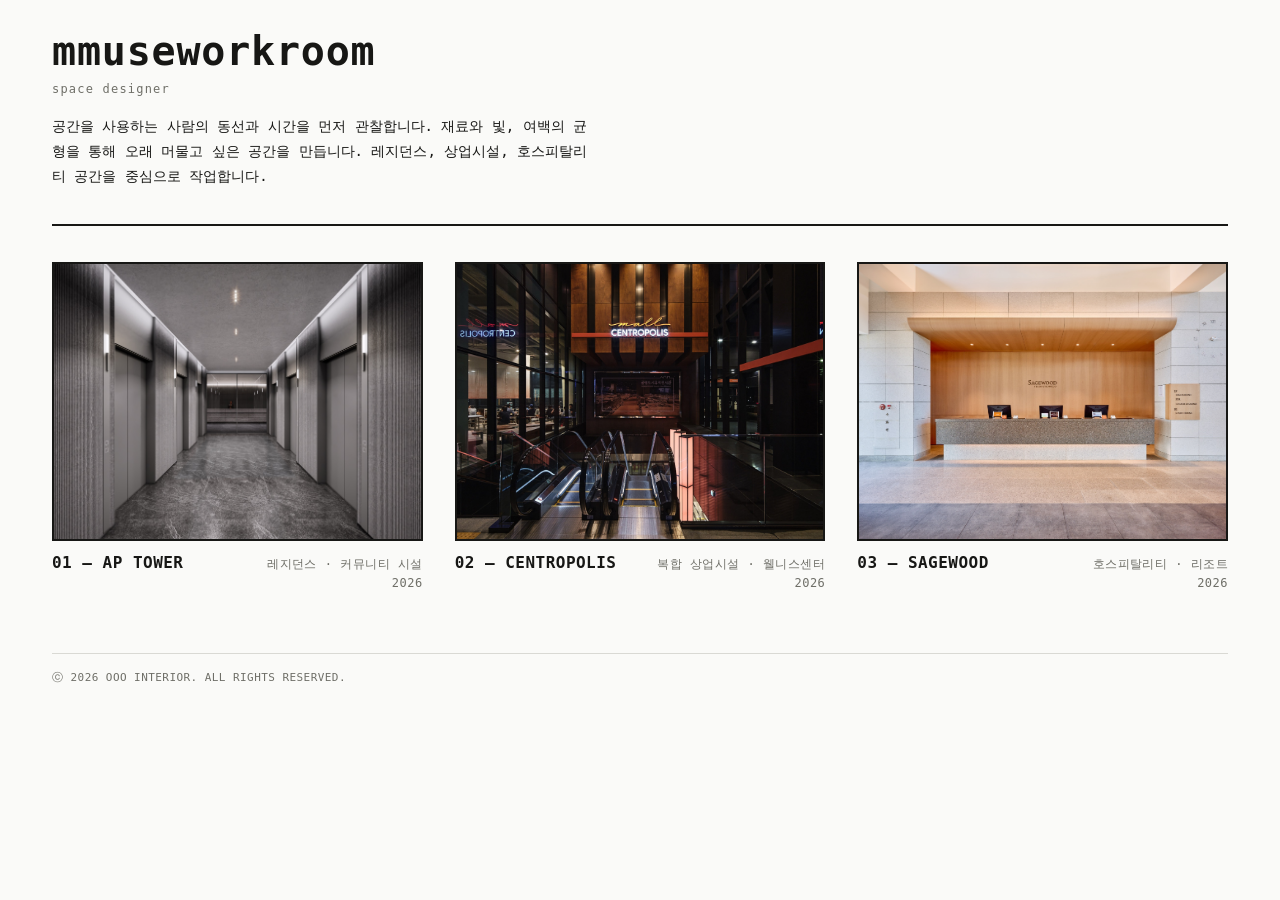
<file: option-b/index.html>
<!DOCTYPE html>
<html lang="ko">
<head>
<meta charset="UTF-8" />
<meta name="viewport" content="width=device-width, initial-scale=1.0" />
<title>OOO — Interior Portfolio</title>
<link rel="stylesheet" href="style.css" />
</head>
<body>
<div class="wrap">

  <header class="homeHead">
    <div class="studio" id="homeStudio">OOO</div>
    <div class="role" id="homeRole">INTERIOR DESIGNER</div>
    <p class="about" id="homeAbout"></p>
  </header>

  <section class="projGrid" id="projGrid"></section>

  <footer class="homeFooter">
    ⓒ <span id="homeYear"></span> OOO INTERIOR. ALL RIGHTS RESERVED.
  </footer>

</div>

<script src="../assets/data.js"></script>
<script src="script.js"></script>
<script>renderHome();</script>
</body>
</html>
</file>
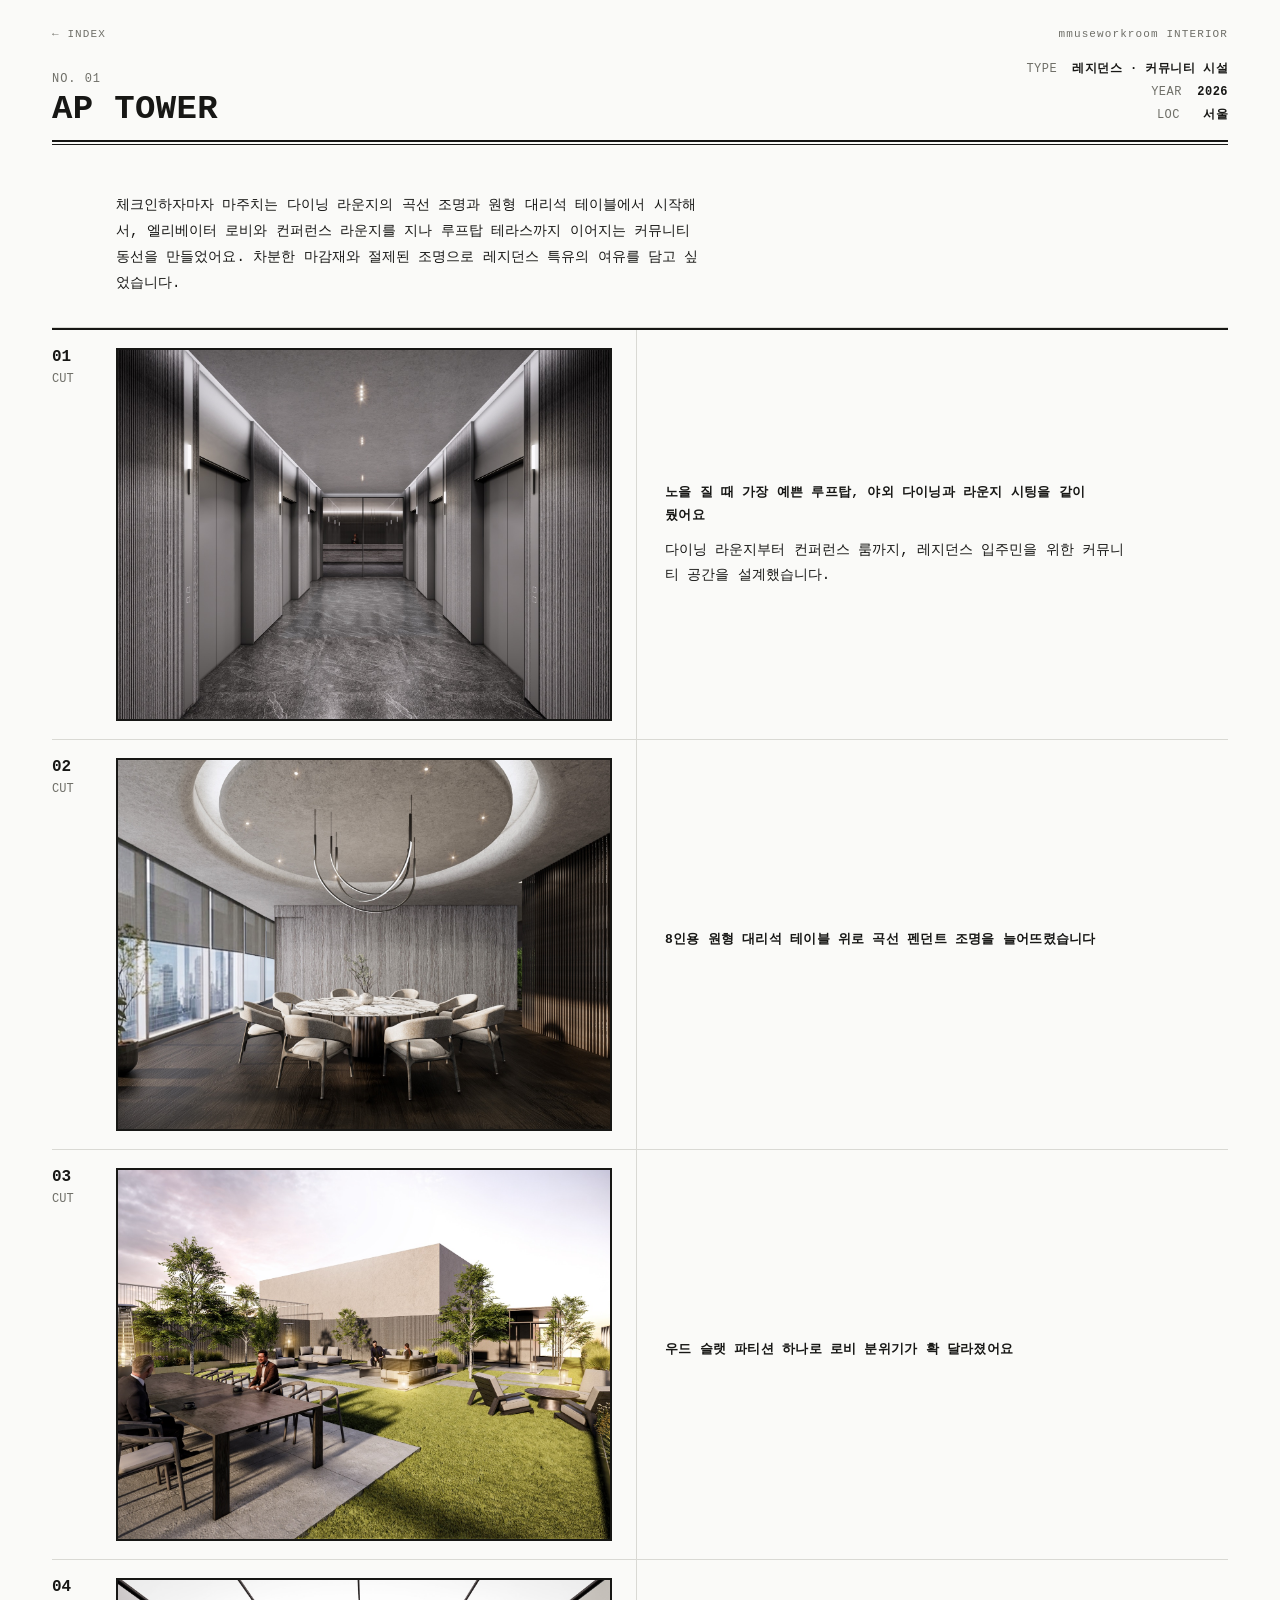
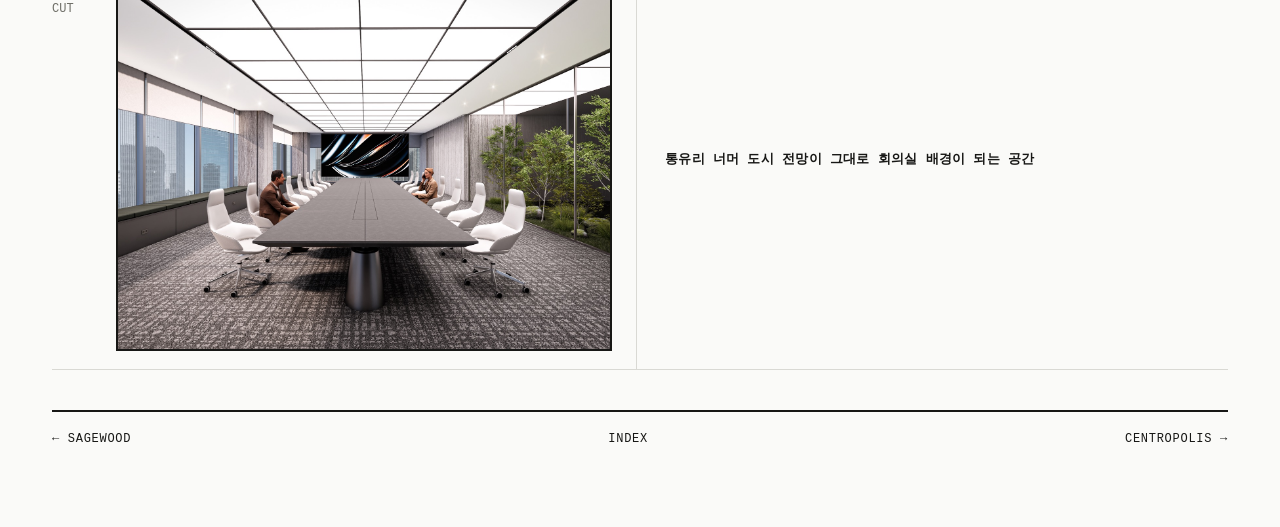
<file: option-b/ap-tower.html>
<!DOCTYPE html>
<html lang="ko">
<head>
<meta charset="UTF-8" />
<meta name="viewport" content="width=device-width, initial-scale=1.0" />
<title>AP TOWER — OOO Interior Portfolio</title>
<link rel="stylesheet" href="style.css" />
</head>
<body>
<div class="wrap">

  <nav class="topnav">
    <a href="index.html">← INDEX</a>
    <span id="studioTag">OOO INTERIOR</span>
  </nav>

  <header class="pageHead">
    <div>
      <div class="no" id="projNo">NO. 01</div>
      <div class="title" id="projTitle">AP TOWER</div>
    </div>
    <div class="meta">
      TYPE&nbsp; <b id="projTypeMeta"></b><br>
      YEAR&nbsp; <b id="projYearMeta"></b><br>
      LOC&nbsp;&nbsp; <b id="projLocMeta"></b>
    </div>
  </header>
  <div class="pageHead-rule"></div>

  <section class="introRow">
    <div></div>
    <p id="projIntro"></p>
  </section>

  <section class="frameTable" id="frameTable"></section>

  <footer class="projFooter">
    <a id="prevLink" href="#"></a>
    <a href="index.html">INDEX</a>
    <a id="nextLink" href="#"></a>
  </footer>

</div>

<script src="../assets/data.js"></script>
<script src="script.js"></script>
<script>
  document.getElementById("studioTag").textContent = STUDIO.name + " INTERIOR";
  renderProject("ap-tower");
</script>
</body>
</html>
</file>
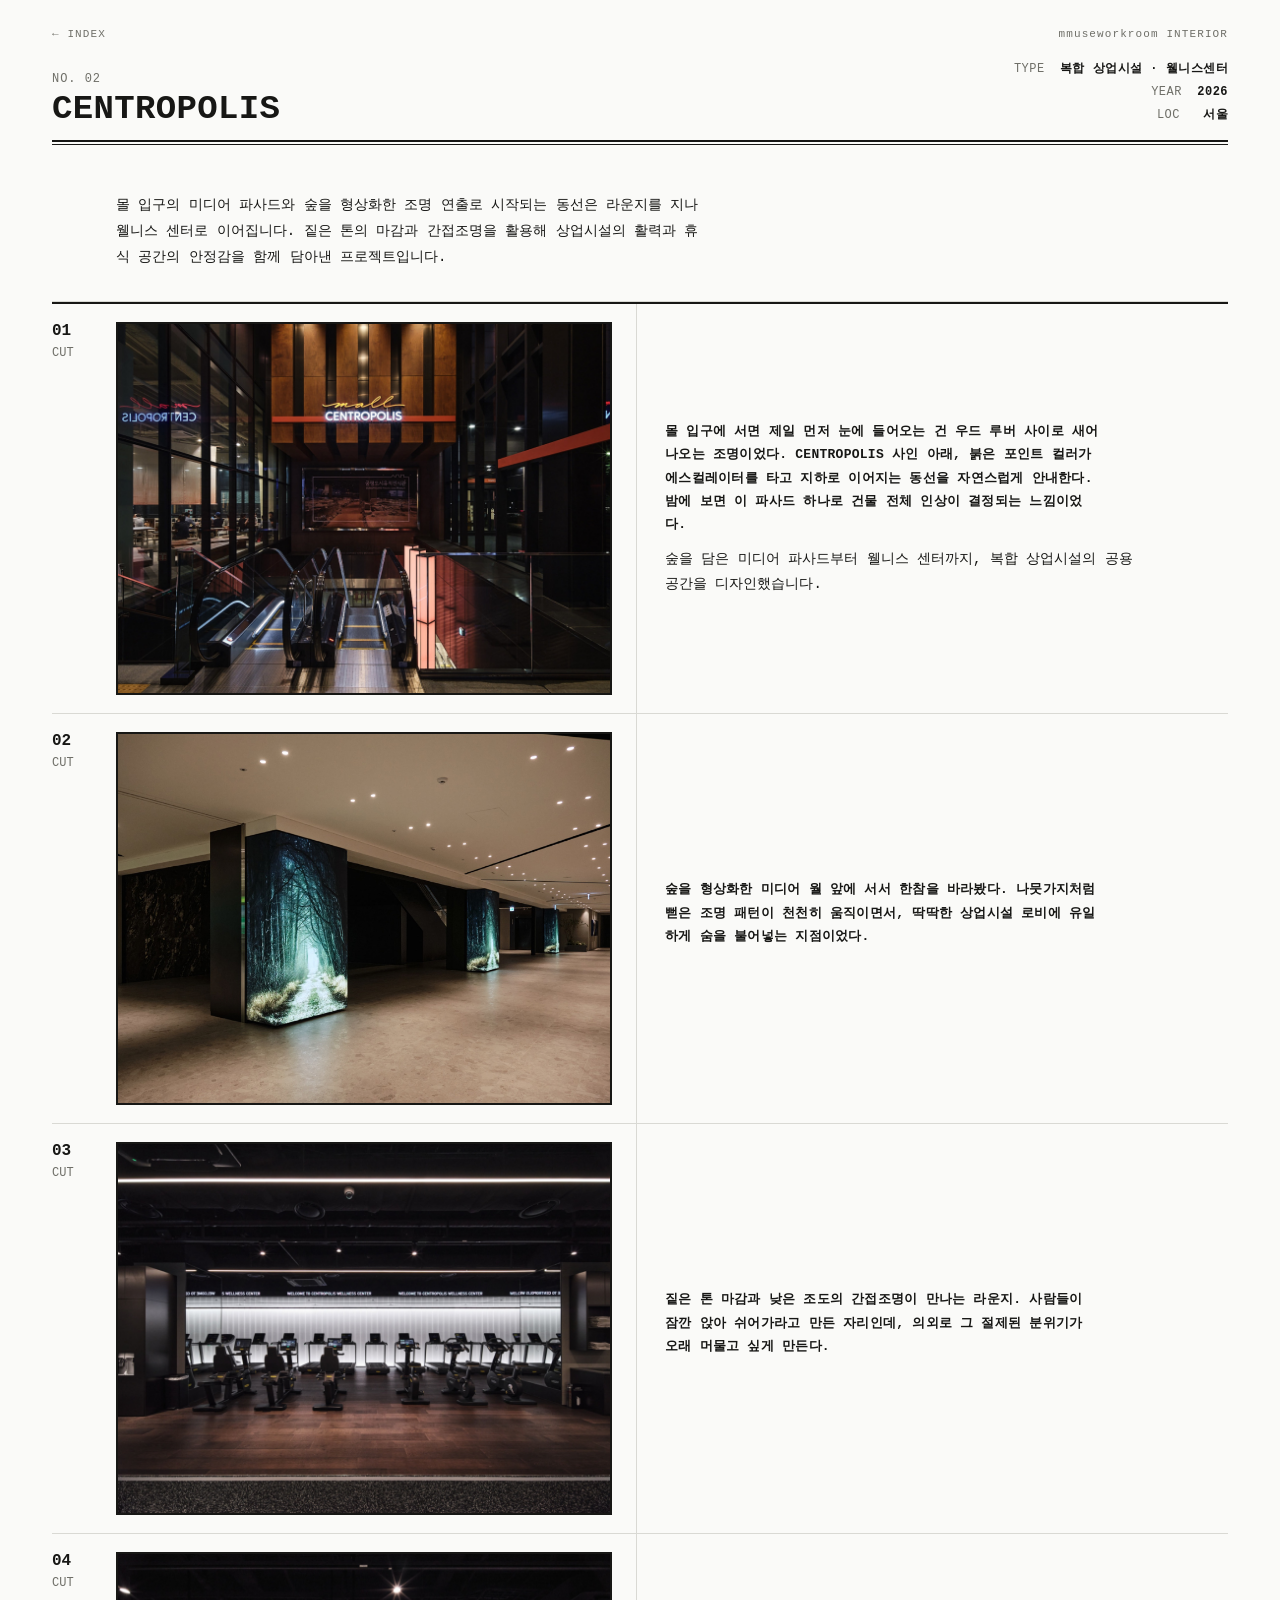
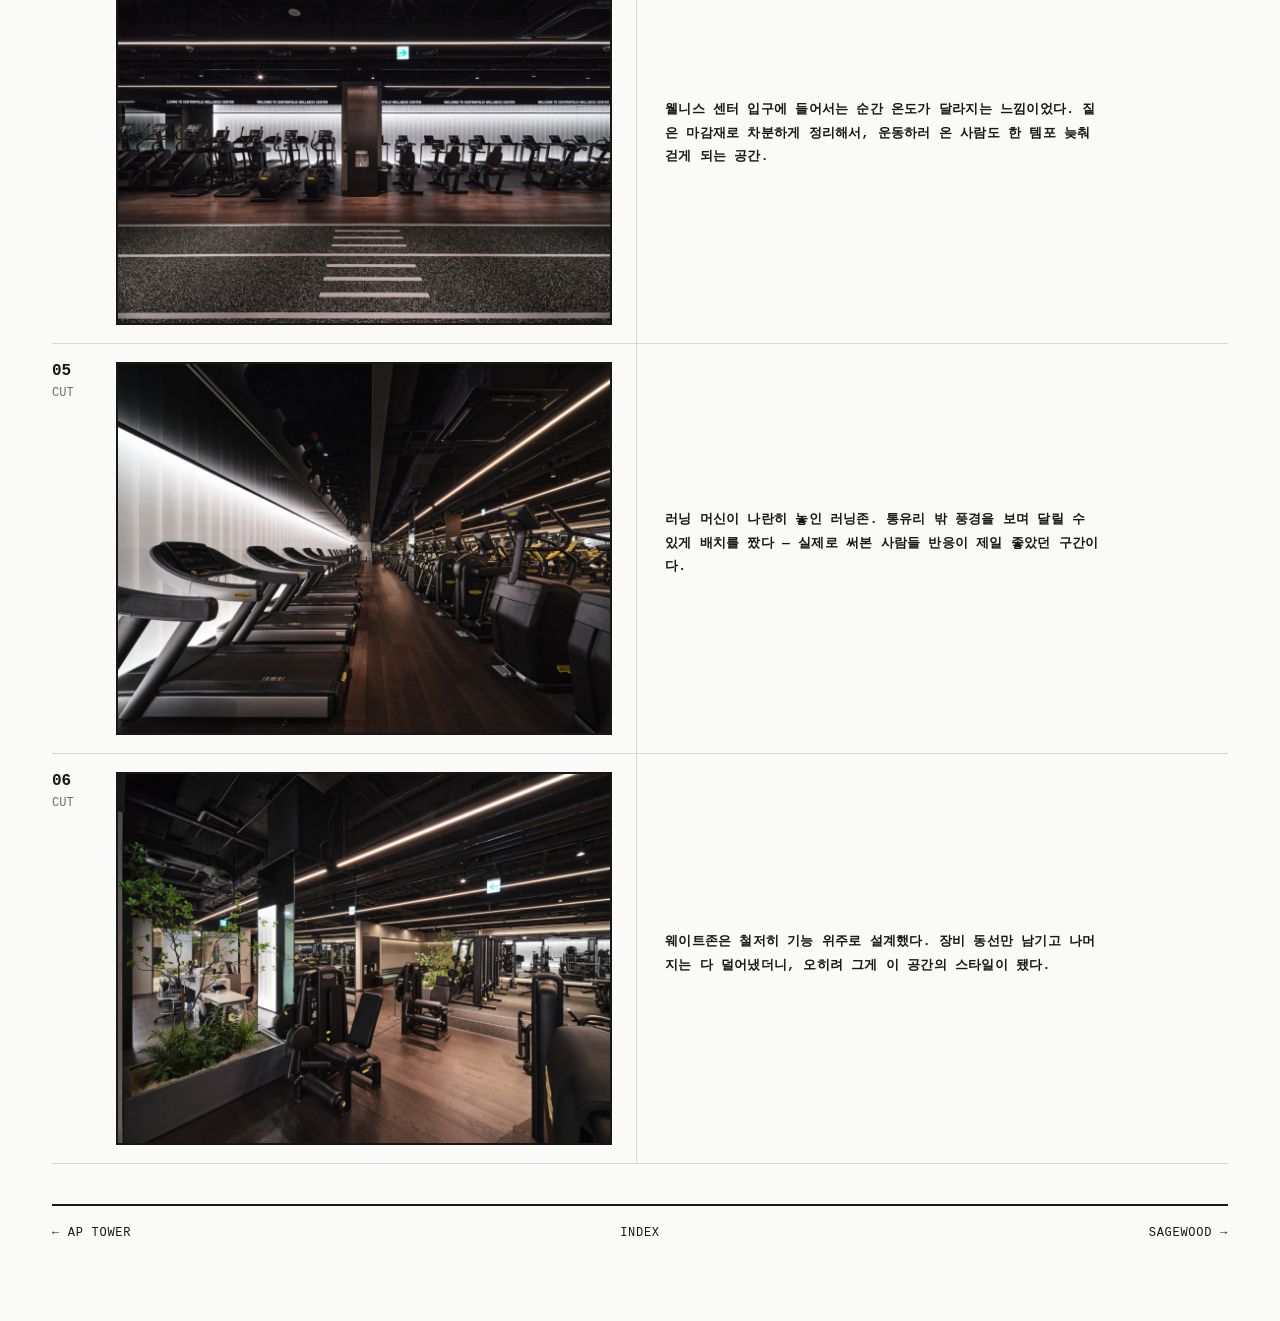
<file: option-b/centropolis.html>
<!DOCTYPE html>
<html lang="ko">
<head>
<meta charset="UTF-8" />
<meta name="viewport" content="width=device-width, initial-scale=1.0" />
<title>CENTROPOLIS — OOO Interior Portfolio</title>
<link rel="stylesheet" href="style.css" />
</head>
<body>
<div class="wrap">

  <nav class="topnav">
    <a href="index.html">← INDEX</a>
    <span id="studioTag">OOO INTERIOR</span>
  </nav>

  <header class="pageHead">
    <div>
      <div class="no" id="projNo">NO. 01</div>
      <div class="title" id="projTitle">CENTROPOLIS</div>
    </div>
    <div class="meta">
      TYPE&nbsp; <b id="projTypeMeta"></b><br>
      YEAR&nbsp; <b id="projYearMeta"></b><br>
      LOC&nbsp;&nbsp; <b id="projLocMeta"></b>
    </div>
  </header>
  <div class="pageHead-rule"></div>

  <section class="introRow">
    <div></div>
    <p id="projIntro"></p>
  </section>

  <section class="frameTable" id="frameTable"></section>

  <footer class="projFooter">
    <a id="prevLink" href="#"></a>
    <a href="index.html">INDEX</a>
    <a id="nextLink" href="#"></a>
  </footer>

</div>

<script src="../assets/data.js"></script>
<script src="script.js"></script>
<script>
  document.getElementById("studioTag").textContent = STUDIO.name + " INTERIOR";
  renderProject("centropolis");
</script>
</body>
</html>
</file>
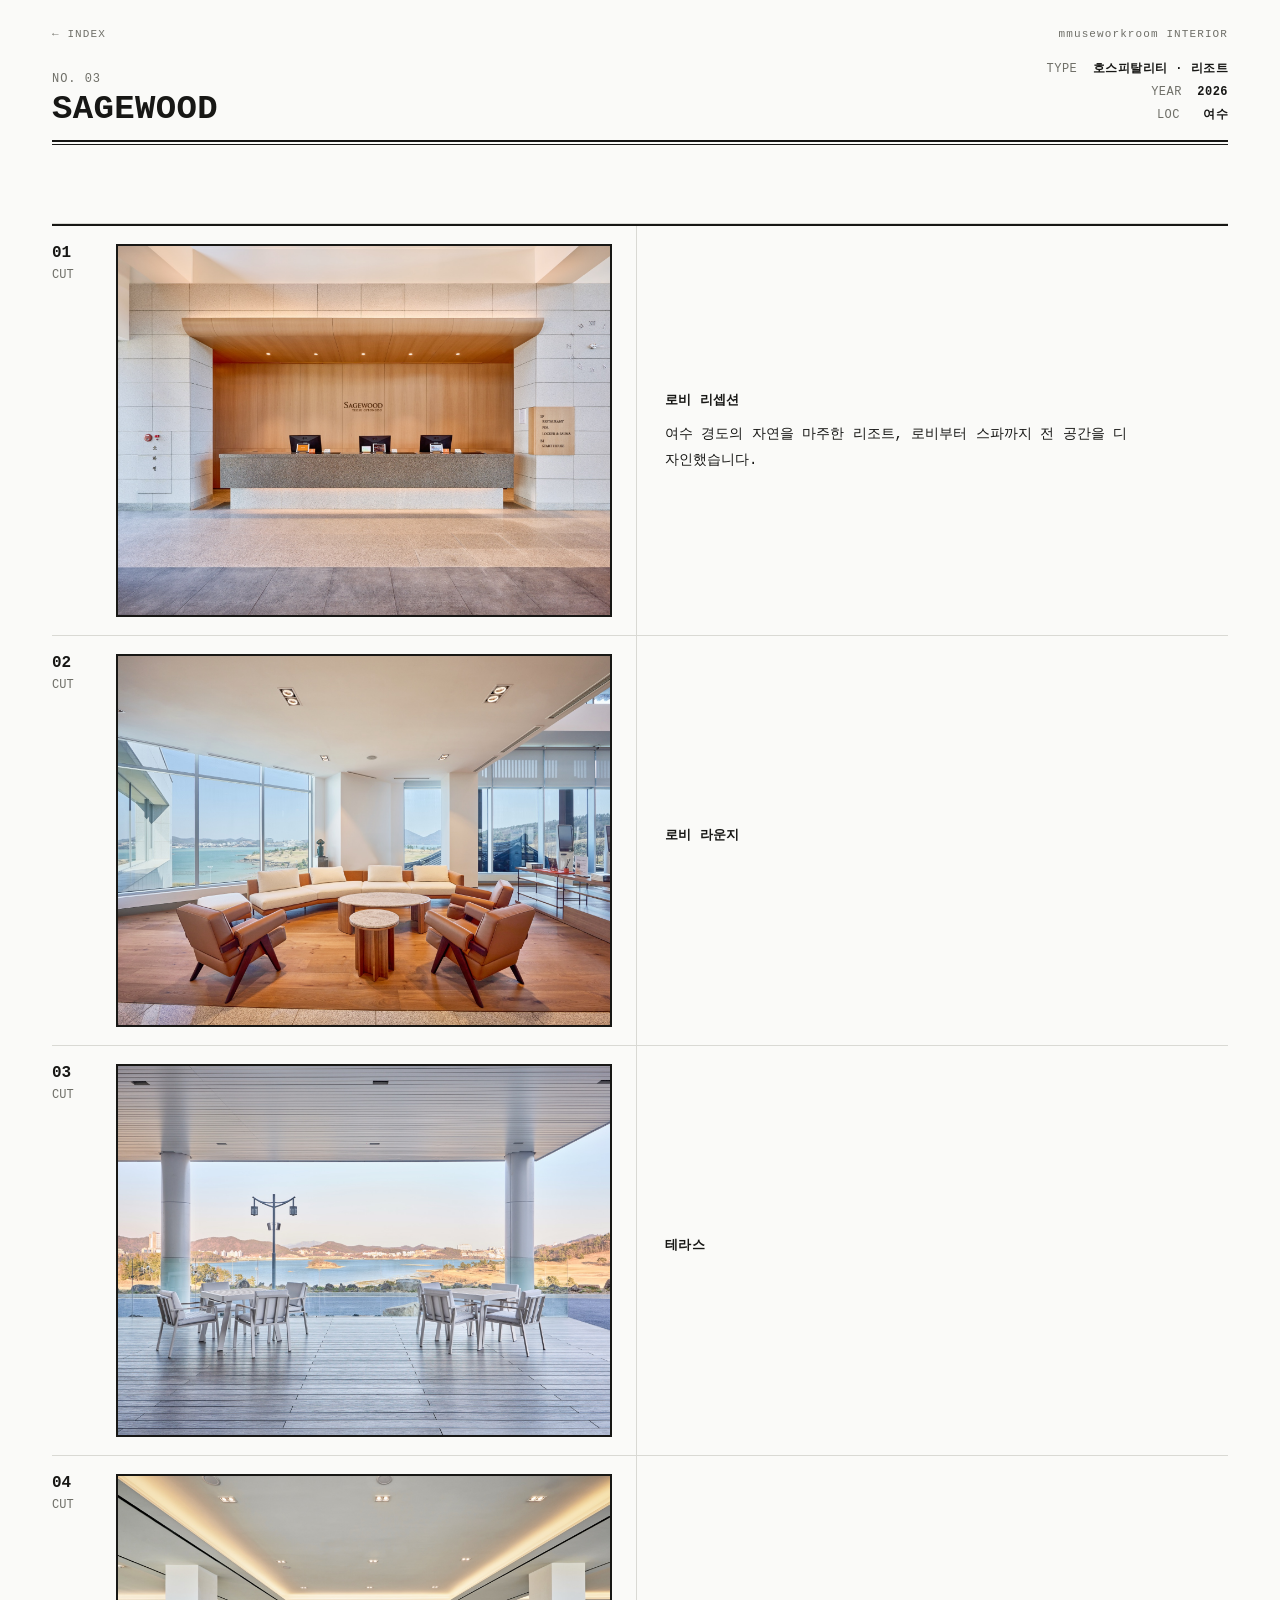
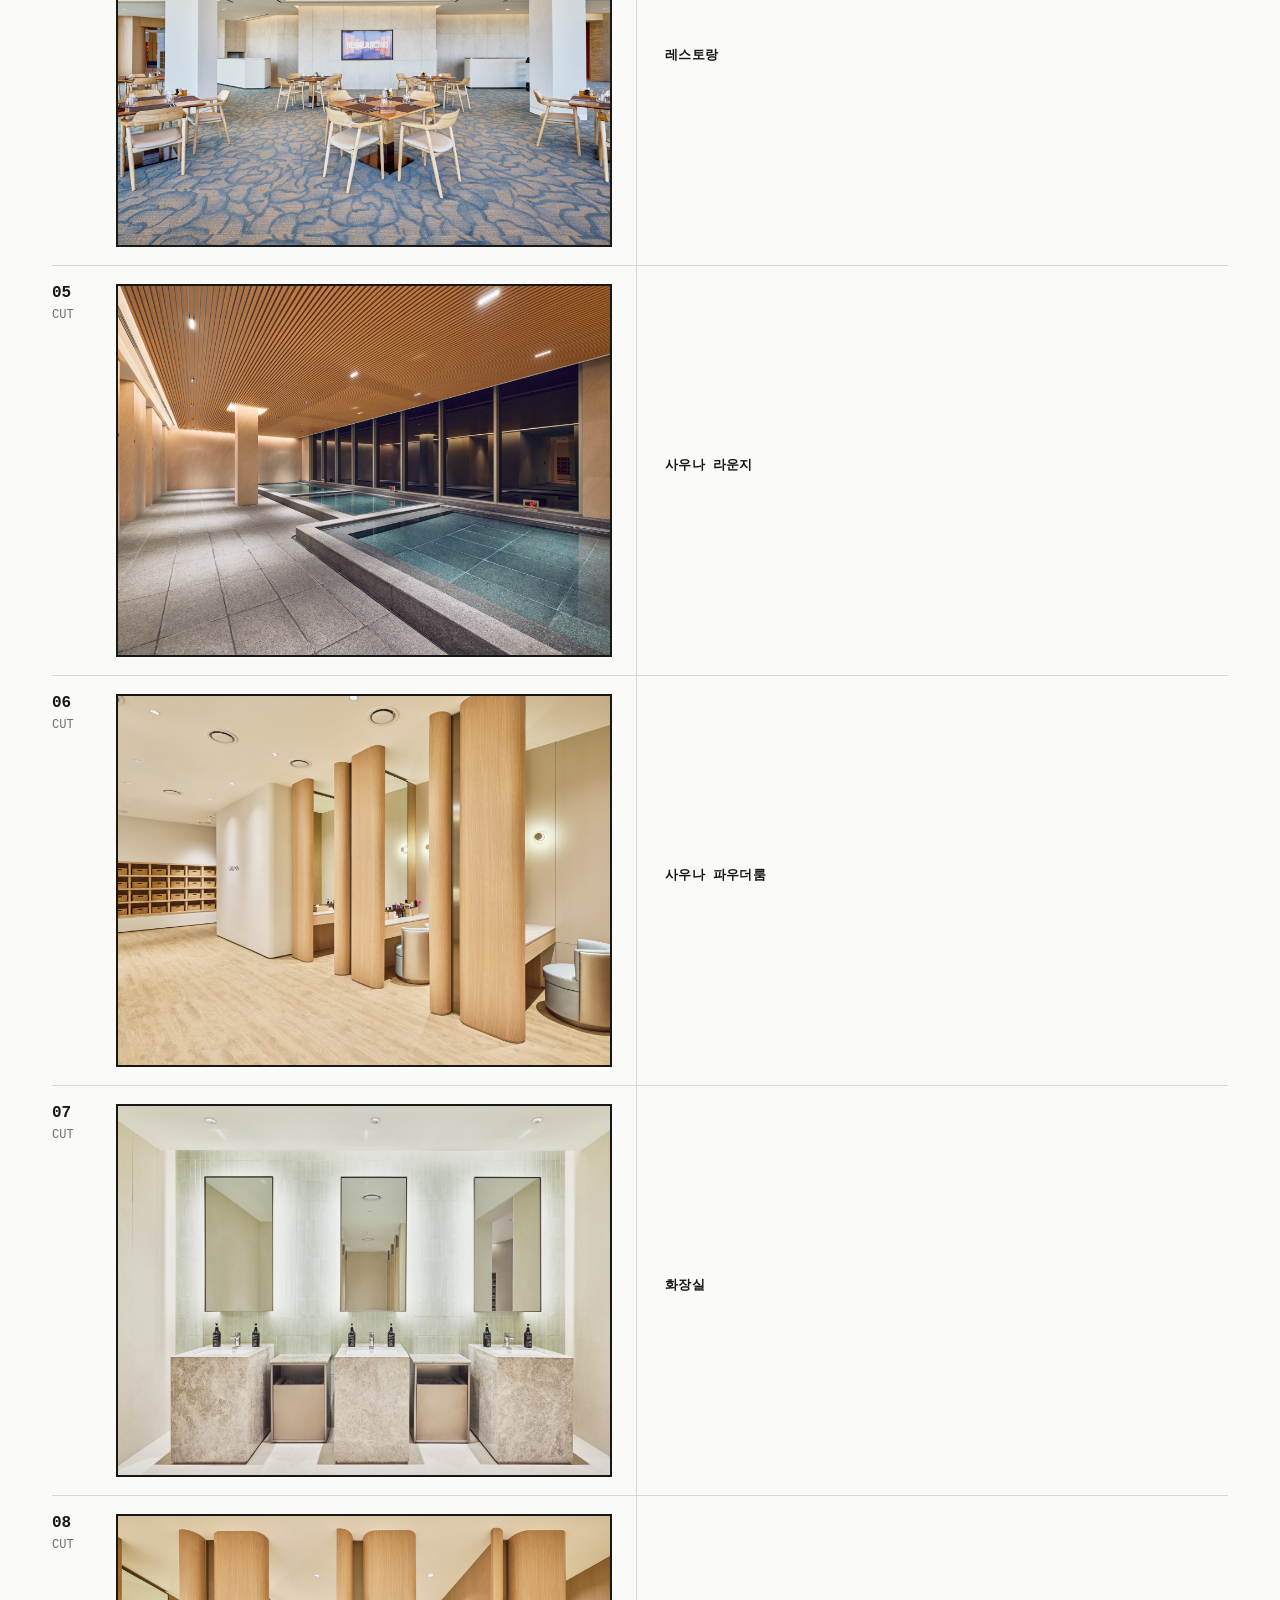
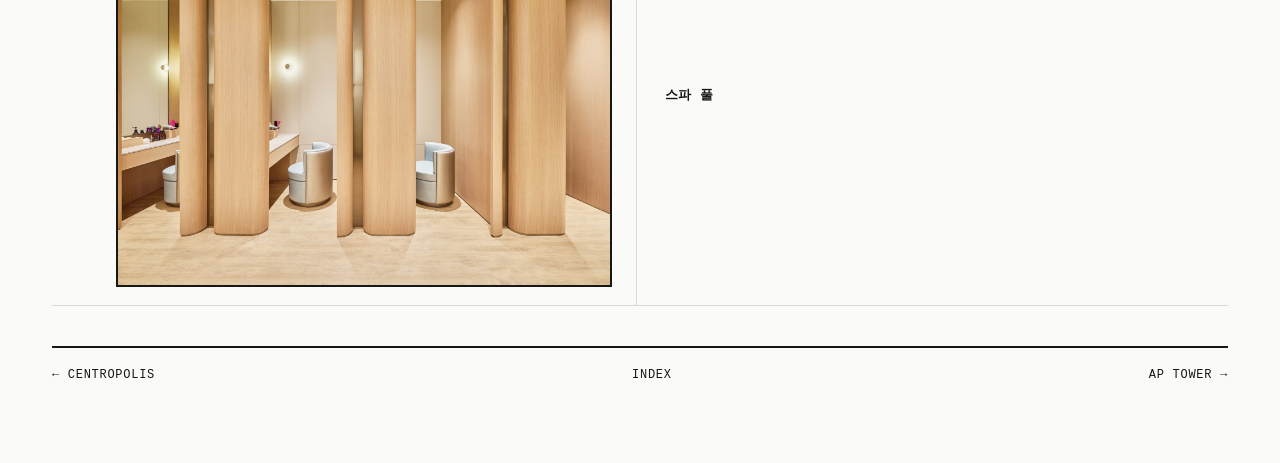
<file: option-b/sagewood.html>
<!DOCTYPE html>
<html lang="ko">
<head>
<meta charset="UTF-8" />
<meta name="viewport" content="width=device-width, initial-scale=1.0" />
<title>SAGEWOOD — OOO Interior Portfolio</title>
<link rel="stylesheet" href="style.css" />
</head>
<body>
<div class="wrap">

  <nav class="topnav">
    <a href="index.html">← INDEX</a>
    <span id="studioTag">OOO INTERIOR</span>
  </nav>

  <header class="pageHead">
    <div>
      <div class="no" id="projNo">NO. 01</div>
      <div class="title" id="projTitle">SAGEWOOD</div>
    </div>
    <div class="meta">
      TYPE&nbsp; <b id="projTypeMeta"></b><br>
      YEAR&nbsp; <b id="projYearMeta"></b><br>
      LOC&nbsp;&nbsp; <b id="projLocMeta"></b>
    </div>
  </header>
  <div class="pageHead-rule"></div>

  <section class="introRow">
    <div></div>
    <p id="projIntro"></p>
  </section>

  <section class="frameTable" id="frameTable"></section>

  <footer class="projFooter">
    <a id="prevLink" href="#"></a>
    <a href="index.html">INDEX</a>
    <a id="nextLink" href="#"></a>
  </footer>

</div>

<script src="../assets/data.js"></script>
<script src="script.js"></script>
<script>
  document.getElementById("studioTag").textContent = STUDIO.name + " INTERIOR";
  renderProject("sagewood");
</script>
</body>
</html>
</file>
<file: option-b/style.css>
:root{
  --ink:#171715;
  --sub:#6f6f68;
  --bg:#fafaf8;
  --line:#171715;
  --hair:#d9d9d4;
  --mono: ui-monospace, "SF Mono", "Roboto Mono", "Menlo", Consolas, monospace;
  --sans: -apple-system, "Apple SD Gothic Neo", "Pretendard", "Malgun Gothic", sans-serif;
}

*{ box-sizing:border-box; }

html,body{
  margin:0;
  background:var(--bg);
  color:var(--ink);
  font-family:var(--mono), var(--sans);
}

a{ color:inherit; text-decoration:none; }

.wrap{
  max-width:1240px;
  margin:0 auto;
  padding:28px 32px 80px;
}

/* ---------- page header ---------- */

.pageHead{
  display:flex;
  justify-content:space-between;
  align-items:flex-end;
  border-bottom:2px solid var(--line);
  padding-bottom:14px;
  margin-bottom:2px;
}

.pageHead .no{
  font-size:12px;
  letter-spacing:0.08em;
  color:var(--sub);
  margin-bottom:6px;
}

.pageHead .title{
  font-size:34px;
  font-weight:800;
  letter-spacing:0.01em;
  text-transform:uppercase;
  line-height:1;
}

.pageHead .meta{
  text-align:right;
  font-size:12px;
  line-height:1.9;
  letter-spacing:0.04em;
  color:var(--sub);
  white-space:nowrap;
}

.pageHead .meta b{
  color:var(--ink);
}

.pageHead-rule{
  height:1px;
  background:var(--line);
  margin-bottom:26px;
}

/* breadcrumb / nav */

.topnav{
  display:flex;
  justify-content:space-between;
  align-items:center;
  font-size:11px;
  letter-spacing:0.1em;
  color:var(--sub);
  margin-bottom:18px;
}

.topnav a{ color:var(--sub); }
.topnav a:hover{ color:var(--ink); text-decoration:underline; }

/* ---------- storyboard frame rows ---------- */

.frameTable{
  border-top:2px solid var(--line);
}

.frameRow{
  display:grid;
  grid-template-columns:64px minmax(260px, 520px) 1fr;
  gap:0;
  border-bottom:1px solid var(--hair);
}

.frameRow .cut{
  padding:18px 10px 18px 0;
  font-size:12px;
  color:var(--sub);
  display:flex;
  flex-direction:column;
  gap:6px;
  align-items:flex-start;
}

.frameRow .cut .num{
  font-size:16px;
  font-weight:800;
  color:var(--ink);
}

.frameRow .frame{
  padding:18px 24px 18px 0;
}

.frameRow .frame .box{
  border:2px solid var(--line);
  overflow:hidden;
  background:#eceae4;
}

.frameRow .frame img{
  display:block;
  width:100%;
  height:100%;
  object-fit:cover;
  aspect-ratio: 4 / 3;
}

.frameRow .content{
  padding:18px 0;
  border-left:1px solid var(--hair);
  padding-left:28px;
  display:flex;
  flex-direction:column;
  justify-content:center;
}

.frameRow .content .cap{
  font-size:13px;
  font-weight:700;
  letter-spacing:0.02em;
  text-transform:uppercase;
  margin:0 0 10px 0;
}

.frameRow .content p{
  font-size:14px;
  line-height:1.8;
  color:var(--ink);
  margin:0;
  max-width:56ch;
}

/* intro row (project description) */

.introRow{
  display:grid;
  grid-template-columns:64px 1fr;
  padding:22px 0 30px;
  border-bottom:1px solid var(--hair);
}

.introRow p{
  font-size:14px;
  line-height:1.85;
  color:var(--ink);
  margin:0;
  max-width:70ch;
}

/* footer nav between projects */

.projFooter{
  display:flex;
  justify-content:space-between;
  align-items:center;
  margin-top:40px;
  padding-top:20px;
  border-top:2px solid var(--line);
  font-size:12px;
  letter-spacing:0.06em;
}

.projFooter a{
  color:var(--ink);
}
.projFooter a:hover{ text-decoration:underline; }

/* ---------- home / index grid ---------- */

.homeHead{
  border-bottom:2px solid var(--line);
  padding-bottom:20px;
  margin-bottom:36px;
}

.homeHead .studio{
  font-size:40px;
  font-weight:800;
  letter-spacing:0.02em;
}

.homeHead .role{
  font-size:12px;
  letter-spacing:0.1em;
  color:var(--sub);
  margin-top:8px;
}

.homeHead .about{
  font-size:14px;
  line-height:1.8;
  color:var(--ink);
  max-width:64ch;
  margin-top:18px;
}

.projGrid{
  display:grid;
  grid-template-columns:repeat(auto-fit, minmax(300px, 1fr));
  gap:36px 32px;
}

.projCard{
  display:block;
}

.projCard .box{
  border:2px solid var(--line);
  overflow:hidden;
  background:#eceae4;
}

.projCard img{
  display:block;
  width:100%;
  aspect-ratio: 4 / 3;
  object-fit:cover;
  transition:transform .3s ease;
}

.projCard:hover img{ transform:scale(1.03); }

.projCard .info{
  display:flex;
  justify-content:space-between;
  align-items:baseline;
  padding-top:12px;
  font-size:12px;
  letter-spacing:0.04em;
}

.projCard .info .nm{
  font-size:16px;
  font-weight:800;
  text-transform:uppercase;
}

.projCard .info .sub{
  color:var(--sub);
  text-align:right;
  line-height:1.6;
}

.homeFooter{
  margin-top:60px;
  padding-top:16px;
  border-top:1px solid var(--hair);
  font-size:11px;
  color:var(--sub);
  letter-spacing:0.04em;
}

/* ---------- responsive ---------- */

@media (max-width:820px){
  .wrap{ padding:20px 18px 60px; }
  .pageHead{ flex-direction:column; align-items:flex-start; gap:10px; }
  .pageHead .meta{ text-align:left; }
  .pageHead .title{ font-size:26px; }
  .frameRow{ grid-template-columns:1fr; }
  .frameRow .cut{ flex-direction:row; align-items:baseline; gap:10px; padding:14px 0 0; }
  .frameRow .frame{ padding:10px 0; }
  .frameRow .content{ border-left:none; padding-left:0; padding:0 0 18px; }
  .introRow{ grid-template-columns:1fr; }
  .homeHead .studio{ font-size:30px; }
}
</file>
